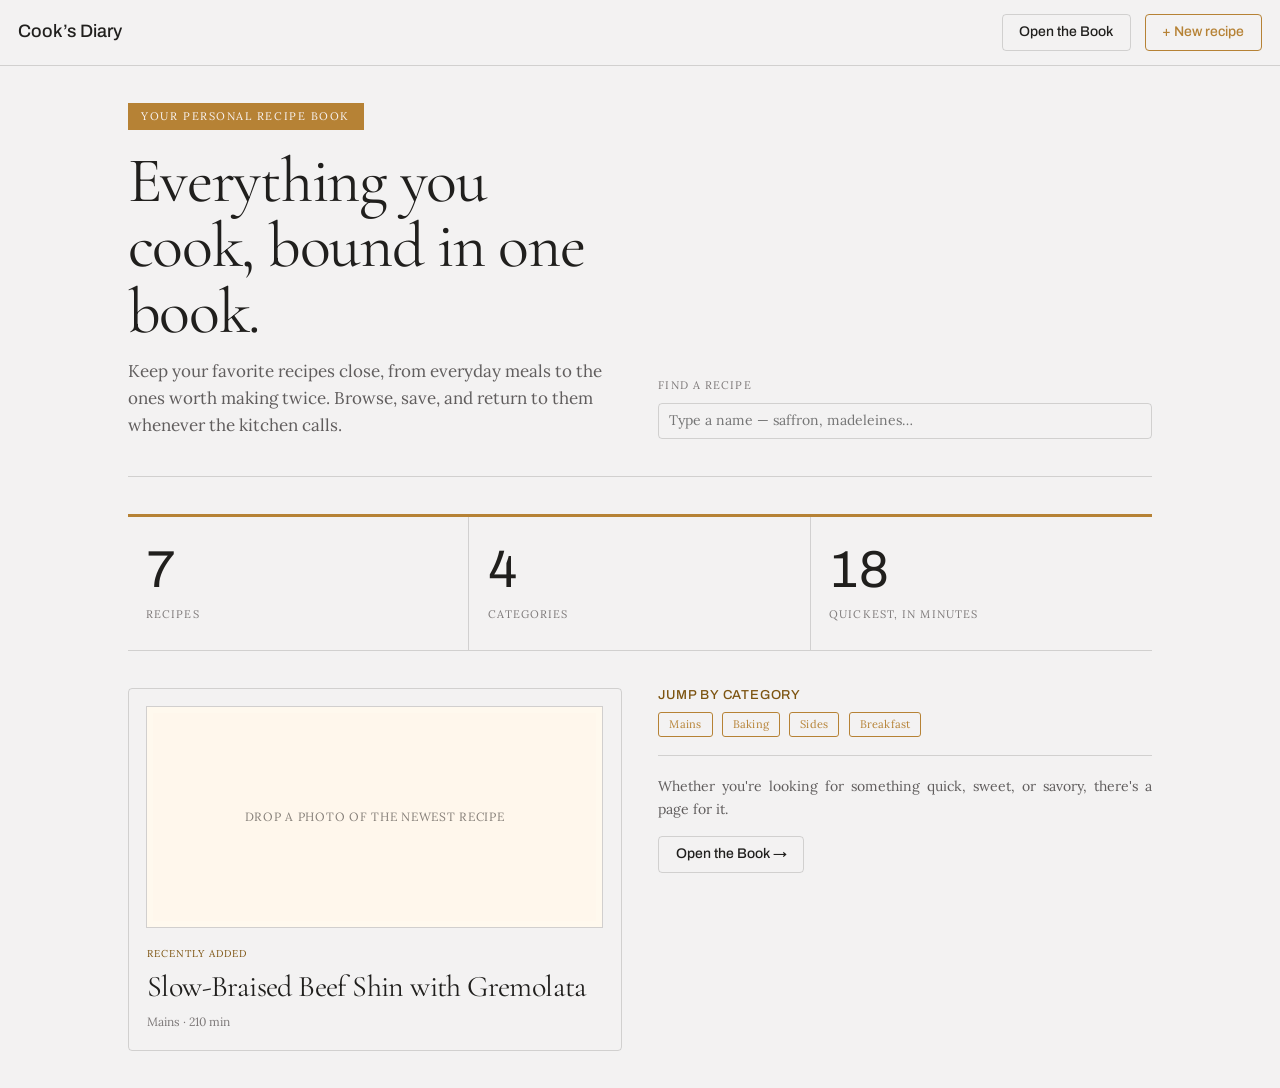
<file: index.html>
<!DOCTYPE html>
<html lang="en">
<head>
<meta charset="utf-8">
<meta name="viewport" content="width=device-width, initial-scale=1">
<title>Cook's Diary</title>
<link rel="stylesheet" href="styles.css">
</head>
<body class="page-dashboard">
<header class="nav">
  <span class="nav-brand">Cook&rsquo;s Diary</span>
  <a class="btn btn-secondary" href="book.html">Open the Book</a>
  <a class="btn btn-primary" href="recipe-form.html">+ New recipe</a>
</header>

<main>
  <section class="hero">
    <div>
      <div class="hero-kicker">Your personal recipe book</div>
      <h1>Everything you cook, bound in one book.</h1>
      <p class="hero-tagline">Keep your favorite recipes close, from everyday meals to the ones worth making twice. Browse, save, and return to them whenever the kitchen calls.</p>
    </div>
    <div>
      <label class="search-label" for="q">Find a recipe</label>
      <input id="q" class="input" type="search" placeholder="Type a name — saffron, madeleines…" autocomplete="off" />
      <div class="search-wrap">
        <div id="search-results" class="search-results" hidden></div>
        <div id="search-empty" class="search-empty" hidden>Nothing under that name yet.</div>
      </div>
    </div>
  </section>

  <hr class="hr" style="margin: var(--space-8) 0">

  <section id="has-recipes" style="animation: inkIn 320ms ease both" hidden>
    <div class="stats-row">
      <div class="stat">
        <div id="stat-total" class="stat-num">0</div>
        <div class="stat-label">Recipes</div>
      </div>
      <div class="stat">
        <div id="stat-cats" class="stat-num">0</div>
        <div class="stat-label">Categories</div>
      </div>
      <div class="stat">
        <div id="stat-quickest" class="stat-num">—</div>
        <div class="stat-label">Quickest, in minutes</div>
      </div>
    </div>

    <div class="dash-body">
      <a id="spotlight" class="spotlight" href="book.html">
        <div class="spotlight-photo" id="spotlight-photo"></div>
        <div class="spotlight-kicker">Recently added</div>
        <h3 id="spotlight-title"></h3>
        <div class="spotlight-meta" id="spotlight-meta"></div>
      </a>

      <div>
        <h6>Jump by category</h6>
        <div id="cat-chips" class="cat-chips"></div>
        <hr class="hr">
        <p class="dash-blurb">Whether you're looking for something quick, sweet, or savory, there's a page for it.</p>
        <a class="btn btn-secondary" href="book.html">Open the Book &rarr;</a>
      </div>
    </div>
  </section>

  <section id="is-empty" class="empty-state" hidden>
    <h2>No pages yet</h2>
    <p>Add the first recipe and it becomes page one of the book.</p>
    <a class="btn btn-primary" href="recipe-form.html">Add your first recipe</a>
  </section>
</main>

<script type="module">
  import { load } from './recipes.js';

  const list = load();

  const qInput = document.getElementById('q');
  const resultsEl = document.getElementById('search-results');
  const emptyEl = document.getElementById('search-empty');

  function renderSearch() {
    const q = qInput.value.trim().toLowerCase();
    resultsEl.hidden = true;
    emptyEl.hidden = true;
    resultsEl.innerHTML = '';
    if (!q) return;
    const matches = list.filter(r =>
      r.title.toLowerCase().includes(q) || (r.category || '').toLowerCase().includes(q)
    ).slice(0, 6);
    if (matches.length === 0) {
      emptyEl.hidden = false;
      return;
    }
    resultsEl.hidden = false;
    matches.forEach(r => {
      const a = document.createElement('a');
      a.className = 'search-result-row';
      a.href = 'book.html?id=' + encodeURIComponent(r.id);
      a.innerHTML =
        '<span class="search-result-title"></span><span style="flex:1"></span>' +
        '<span class="search-result-cat"></span>';
      a.querySelector('.search-result-title').textContent = r.title;
      a.querySelector('.search-result-cat').textContent = r.category || '';
      resultsEl.appendChild(a);
    });
  }
  qInput.addEventListener('input', renderSearch);

  const cats = [];
  list.forEach(r => { if (r.category && cats.indexOf(r.category) < 0) cats.push(r.category); });

  if (list.length === 0) {
    document.getElementById('is-empty').hidden = false;
  } else {
    document.getElementById('has-recipes').hidden = false;

    document.getElementById('stat-total').textContent = list.length;
    document.getElementById('stat-cats').textContent = cats.length;
    const times = list.map(r => Number(r.cookTime) || 0).filter(t => t > 0);
    document.getElementById('stat-quickest').textContent = times.length ? Math.min.apply(null, times) : '—';

    const newest = list[list.length - 1];
    document.getElementById('spotlight').href = 'book.html?id=' + encodeURIComponent(newest.id);
    document.getElementById('spotlight-title').textContent = newest.title;
    document.getElementById('spotlight-meta').textContent = newest.category + ' · ' + newest.cookTime + ' min';
    const photoEl = document.getElementById('spotlight-photo');
    if (newest.imageUrl) {
      photoEl.innerHTML = '<img class="plate" src="' + newest.imageUrl.replace(/"/g, '&quot;') + '" alt="">';
    } else {
      photoEl.innerHTML = '<div class="plate plate-placeholder">Drop a photo of the newest recipe</div>';
    }

    const chipsEl = document.getElementById('cat-chips');
    cats.forEach(c => {
      const a = document.createElement('a');
      a.className = 'tag tag-outline';
      a.href = 'book.html?cat=' + encodeURIComponent(c);
      a.textContent = c;
      chipsEl.appendChild(a);
    });
  }
</script>
</body>
</html>
</file>
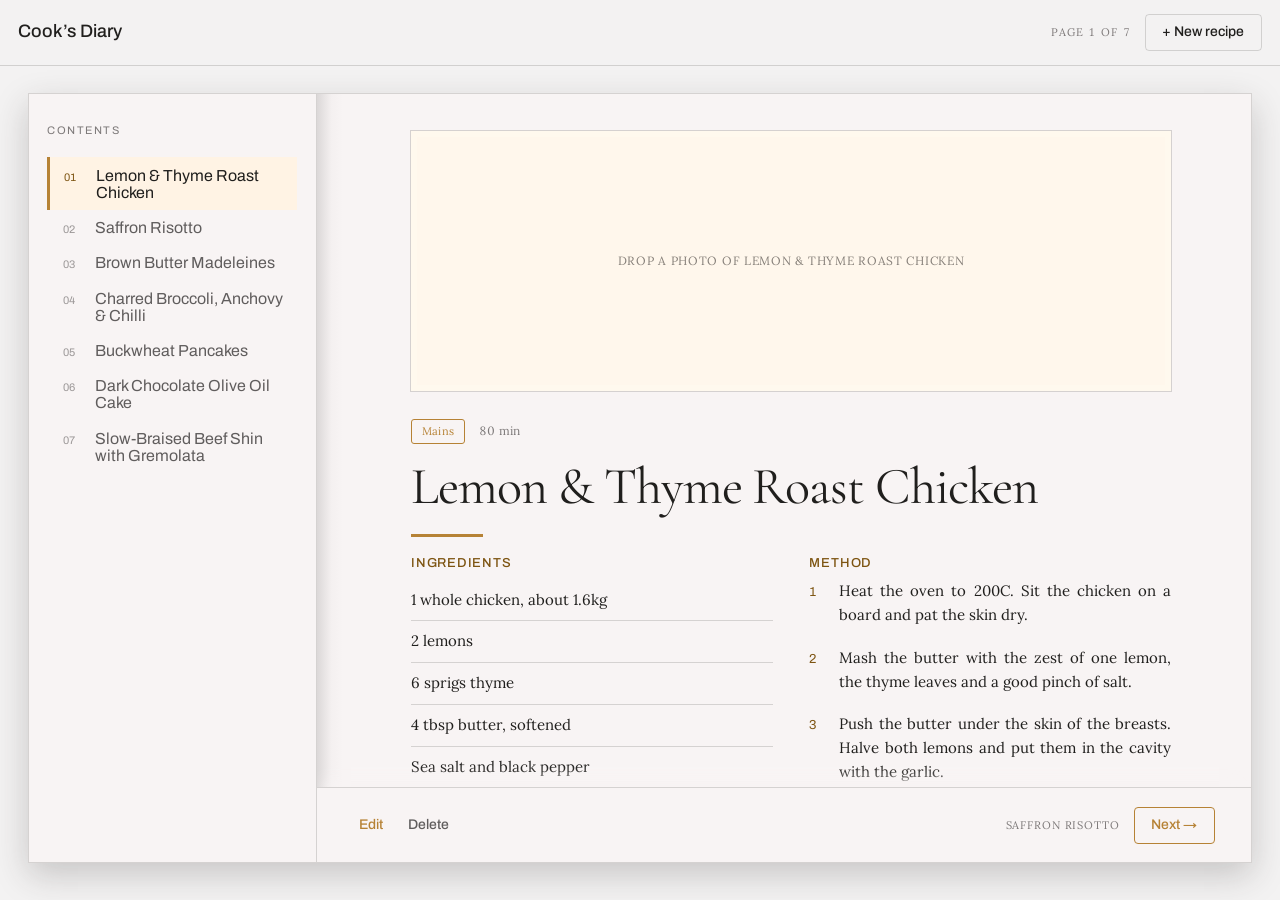
<file: book.html>
<!DOCTYPE html>
<html lang="en">
<head>
<meta charset="utf-8">
<meta name="viewport" content="width=device-width, initial-scale=1">
<title>The Book — Cook's Diary</title>
<link rel="stylesheet" href="styles.css">
</head>
<body class="page-book">
<div class="book-shell">
  <header class="nav book-nav">
    <a class="nav-brand" href="index.html">Cook&rsquo;s Diary</a>
    <button id="toc-toggle" class="btn btn-secondary" type="button">Contents</button>
    <span id="folio" class="book-folio"></span>
    <a class="btn btn-secondary" href="recipe-form.html">+ New recipe</a>
  </header>

  <div class="book-stage">
    <div class="book">
      <aside id="toc" class="toc">
        <div class="toc-heading">Contents</div>
        <div id="toc-list"></div>
      </aside>

      <main class="reading-pane">
        <div id="reading-scroll" class="reading-scroll">
          <article id="recipe-article" class="recipe-article" hidden>
            <div class="recipe-photo" id="recipe-photo"></div>
            <div class="recipe-meta-row">
              <span id="recipe-category" class="tag tag-outline"></span>
              <span id="recipe-cook" class="recipe-cook"></span>
            </div>
            <h1 id="recipe-title"></h1>
            <hr class="hr">
            <div class="recipe-columns">
              <section>
                <h6>Ingredients</h6>
                <ul id="ingredient-list" class="ingredient-list"></ul>
              </section>
              <section>
                <h6>Method</h6>
                <ol id="step-list" class="step-list"></ol>
              </section>
            </div>
          </article>

          <div id="book-empty" class="book-empty" hidden>
            <h2>The book is empty</h2>
            <p>Write the first recipe and it becomes page one.</p>
            <a class="btn btn-primary" href="recipe-form.html">+ New recipe</a>
          </div>
        </div>

        <div id="bottombar" class="book-bottombar" hidden>
          <a id="edit-link" class="btn btn-ghost" href="#">Edit</a>
          <button id="delete-btn" class="btn btn-ghost" style="color: var(--color-neutral-700)" type="button">Delete</button>
          <span style="flex:1"></span>
          <span id="next-label" class="next-label"></span>
          <button id="next-btn" class="btn btn-primary" type="button">Next &rarr;</button>
        </div>
      </main>
    </div>
  </div>
</div>

<script type="module">
  import { load, remove } from './recipes.js';

  let list = load();
  let idx = 0;

  const q = new URLSearchParams(location.search);
  const idParam = q.get('id'), catParam = q.get('cat');
  if (idParam) {
    const i = list.findIndex(r => r.id === idParam);
    if (i >= 0) idx = i;
  } else if (catParam) {
    const i = list.findIndex(r => r.category === catParam);
    if (i >= 0) idx = i;
  }

  const tocEl = document.getElementById('toc');
  const tocListEl = document.getElementById('toc-list');
  const folioEl = document.getElementById('folio');
  const articleEl = document.getElementById('recipe-article');
  const emptyEl = document.getElementById('book-empty');
  const bottombarEl = document.getElementById('bottombar');
  const readingScrollEl = document.getElementById('reading-scroll');
  const readingPaneEl = document.querySelector('.reading-pane');

  function photoHtml(recipe) {
    if (recipe.imageUrl) {
      return '<img class="plate" src="' + recipe.imageUrl.replace(/"/g, '&quot;') + '" alt="">';
    }
    return '<div class="plate plate-placeholder">Drop a photo of ' + recipe.title.toLowerCase() + '</div>';
  }

  function renderToc() {
    tocListEl.innerHTML = '';
    list.forEach((r, i) => {
      const btn = document.createElement('button');
      btn.className = 'toc-row' + (i === idx ? ' active' : '');
      btn.innerHTML =
        '<span class="toc-num">' + String(i + 1).padStart(2, '0') + '</span><span></span>';
      btn.querySelector('span:last-child').textContent = r.title;
      btn.addEventListener('click', () => jump(i));
      tocListEl.appendChild(btn);
    });
  }

  function renderRecipe() {
    const n = list.length;
    if (n === 0) {
      articleEl.hidden = true;
      emptyEl.hidden = false;
      bottombarEl.hidden = true;
      folioEl.textContent = '';
      return;
    }
    idx = Math.min(idx, n - 1);
    const current = list[idx];
    const nextIdx = (idx + 1) % n;

    emptyEl.hidden = true;
    articleEl.hidden = false;
    bottombarEl.hidden = false;

    document.getElementById('recipe-photo').innerHTML = photoHtml(current);
    document.getElementById('recipe-category').textContent = current.category;
    document.getElementById('recipe-cook').textContent = current.cookTime + ' min';
    document.getElementById('recipe-title').textContent = current.title;

    const ingList = document.getElementById('ingredient-list');
    ingList.innerHTML = '';
    (current.ingredients || []).forEach(ing => {
      const li = document.createElement('li');
      li.textContent = ing;
      ingList.appendChild(li);
    });

    const stepList = document.getElementById('step-list');
    stepList.innerHTML = '';
    (current.steps || []).forEach((step, i) => {
      const li = document.createElement('li');
      li.innerHTML = '<span class="step-num">' + (i + 1) + '</span><span class="step-text"></span>';
      li.querySelector('.step-text').textContent = step;
      stepList.appendChild(li);
    });

    document.getElementById('edit-link').href = 'recipe-form.html?id=' + encodeURIComponent(current.id);
    document.getElementById('next-label').textContent = n > 1 ? list[nextIdx].title : '';
    folioEl.textContent = 'Page ' + (idx + 1) + ' of ' + n;

    readingScrollEl.scrollTop = 0;
    renderToc();
  }

  function playPageTurn() {
    const overlay = document.createElement('div');
    overlay.className = 'page-turn-overlay';
    readingPaneEl.appendChild(overlay);
    overlay.addEventListener('animationend', () => overlay.remove());
    setTimeout(() => overlay.remove(), 700);
  }

  function jump(i) {
    tocEl.classList.remove('open');
    if (i === idx) return;
    idx = i;
    playPageTurn();
    renderRecipe();
  }

  document.getElementById('next-btn').addEventListener('click', () => {
    if (list.length < 2) return;
    jump((idx + 1) % list.length);
  });

  document.getElementById('delete-btn').addEventListener('click', () => {
    const current = list[idx];
    if (!current) return;
    list = remove(current.id);
    idx = Math.min(idx, Math.max(0, list.length - 1));
    renderRecipe();
  });

  document.getElementById('toc-toggle').addEventListener('click', () => {
    tocEl.classList.toggle('open');
  });

  renderRecipe();
</script>
</body>
</html>
</file>
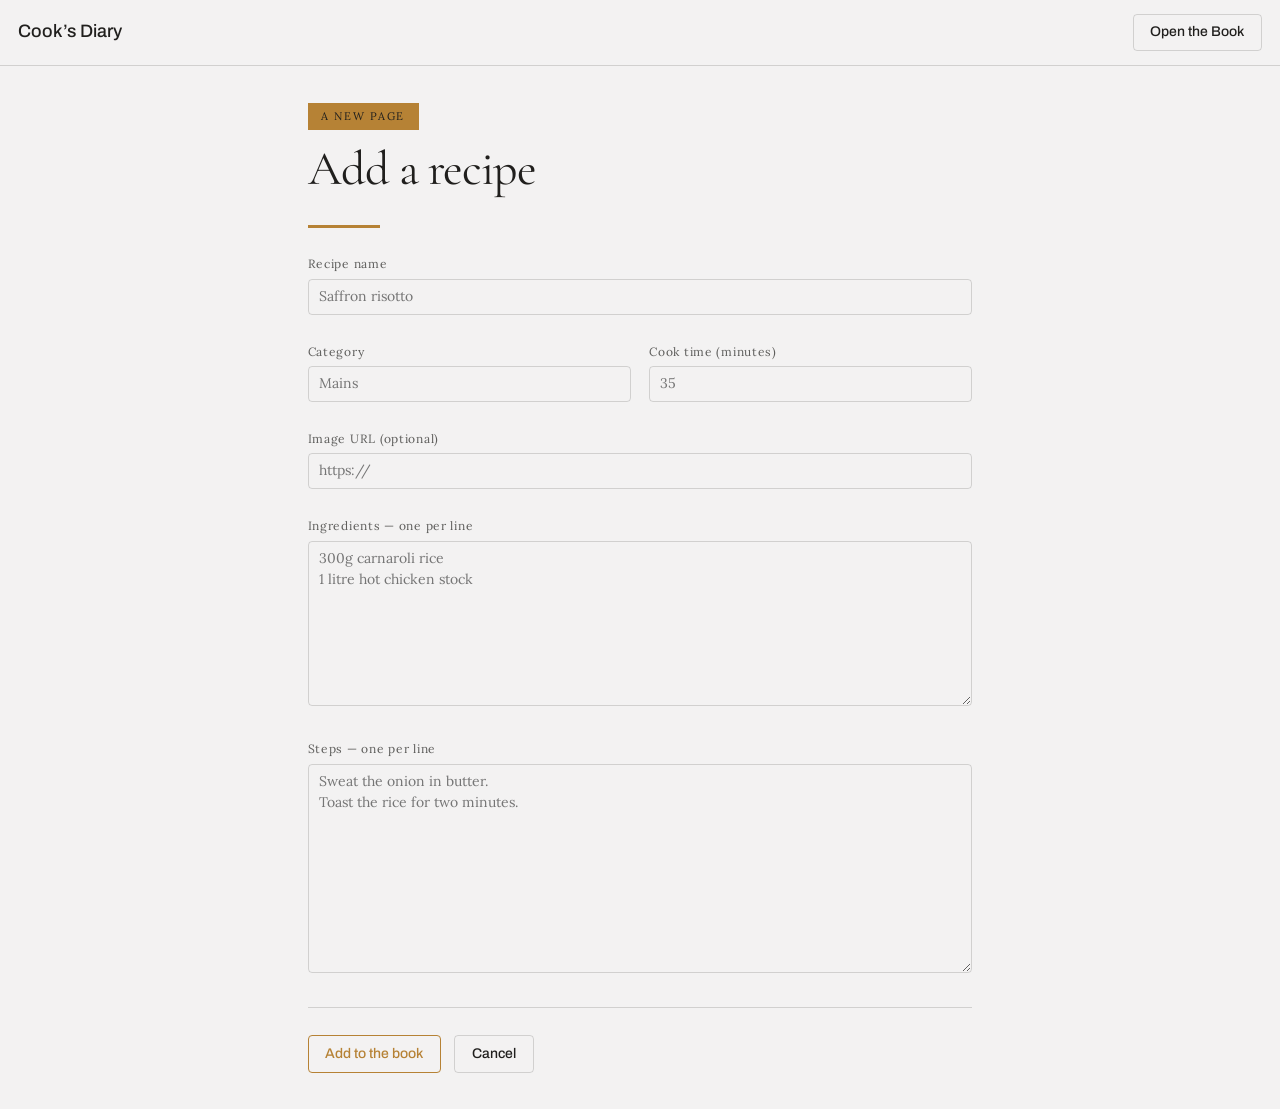
<file: recipe-form.html>
<!DOCTYPE html>
<html lang="en">
<head>
<meta charset="utf-8">
<meta name="viewport" content="width=device-width, initial-scale=1">
<title>Recipe — Cook's Diary</title>
<link rel="stylesheet" href="styles.css">
</head>
<body class="page-form">
<header class="nav">
  <a class="nav-brand" href="index.html">Cook&rsquo;s Diary</a>
  <a class="btn btn-secondary" href="book.html">Open the Book</a>
</header>

<main>
  <div id="kicker" class="form-kicker">A new page</div>
  <h1 id="heading">Add a recipe</h1>
  <hr class="hr" style="margin-bottom: var(--space-6)">

  <form id="recipe-form">
    <div class="field">
      <label for="title">Recipe name</label>
      <input id="title" class="input" type="text" placeholder="Saffron risotto" />
      <div id="err-title" class="field-error" hidden>A name is needed before this page can be bound.</div>
    </div>

    <div class="form-row-2">
      <div class="field">
        <label for="category">Category</label>
        <input id="category" class="input" type="text" placeholder="Mains" list="cats" />
        <datalist id="cats"></datalist>
      </div>
      <div class="field">
        <label for="cookTime">Cook time (minutes)</label>
        <input id="cookTime" class="input" type="number" min="0" placeholder="35" />
      </div>
    </div>

    <div class="field">
      <label for="imageUrl">Image URL (optional)</label>
      <input id="imageUrl" class="input" type="url" placeholder="https://" />
    </div>

    <div class="field">
      <label for="ingredients">Ingredients — one per line</label>
      <textarea id="ingredients" class="input" rows="7" placeholder="300g carnaroli rice&#10;1 litre hot chicken stock"></textarea>
      <div id="err-ingredients" class="field-error" hidden>List at least one ingredient.</div>
    </div>

    <div class="field">
      <label for="steps">Steps — one per line</label>
      <textarea id="steps" class="input" rows="9" placeholder="Sweat the onion in butter.&#10;Toast the rice for two minutes."></textarea>
      <div id="err-steps" class="field-error" hidden>Write at least one step.</div>
    </div>

    <hr class="hr" style="margin: 0">

    <div class="form-actions">
      <button id="submit-btn" class="btn btn-primary" type="submit">Add to the book</button>
      <a class="btn btn-secondary" href="book.html">Cancel</a>
      <span class="spacer"></span>
      <span id="form-summary" class="form-summary" hidden>Some fields still need filling.</span>
    </div>
  </form>
</main>

<script type="module">
  import { load, upsert, newId, categories, splitLines } from './recipes.js';

  const list = load();
  const editId = new URLSearchParams(location.search).get('id');
  const editing = editId ? list.find(r => r.id === editId) : null;

  const catsEl = document.getElementById('cats');
  categories(list).forEach(c => {
    const opt = document.createElement('option');
    opt.value = c;
    catsEl.appendChild(opt);
  });

  const titleEl = document.getElementById('title');
  const categoryEl = document.getElementById('category');
  const cookTimeEl = document.getElementById('cookTime');
  const imageUrlEl = document.getElementById('imageUrl');
  const ingredientsEl = document.getElementById('ingredients');
  const stepsEl = document.getElementById('steps');

  if (editing) {
    document.getElementById('kicker').textContent = 'Revising a page';
    document.getElementById('heading').textContent = 'Edit recipe';
    document.getElementById('submit-btn').textContent = 'Save changes';
    titleEl.value = editing.title;
    categoryEl.value = editing.category || '';
    cookTimeEl.value = editing.cookTime || '';
    imageUrlEl.value = editing.imageUrl || '';
    ingredientsEl.value = (editing.ingredients || []).join('\n');
    stepsEl.value = (editing.steps || []).join('\n');
  }

  let tried = false;

  function errors() {
    return {
      title: !titleEl.value.trim(),
      ingredients: splitLines(ingredientsEl.value).length === 0,
      steps: splitLines(stepsEl.value).length === 0
    };
  }

  function renderErrors() {
    const e = errors();
    document.getElementById('err-title').hidden = !(tried && e.title);
    document.getElementById('err-ingredients').hidden = !(tried && e.ingredients);
    document.getElementById('err-steps').hidden = !(tried && e.steps);
    document.getElementById('form-summary').hidden = !(tried && (e.title || e.ingredients || e.steps));
  }

  [titleEl, ingredientsEl, stepsEl].forEach(el => el.addEventListener('input', renderErrors));

  document.getElementById('recipe-form').addEventListener('submit', ev => {
    ev.preventDefault();
    const e = errors();
    if (e.title || e.ingredients || e.steps) {
      tried = true;
      renderErrors();
      return;
    }
    const id = editing ? editing.id : newId();
    upsert({
      id,
      title: titleEl.value.trim(),
      category: categoryEl.value.trim() || 'Uncategorised',
      cookTime: Number(cookTimeEl.value) || 0,
      imageUrl: imageUrlEl.value.trim(),
      ingredients: splitLines(ingredientsEl.value),
      steps: splitLines(stepsEl.value)
    });
    location.href = 'book.html?id=' + encodeURIComponent(id);
  });
</script>
</body>
</html>
</file>
<file: styles.css>
/* Cook's Diary — design tokens + component classes (from the Classical design system export),
   plus page layout rules for the dashboard, book and recipe form. */
@import url('https://fonts.googleapis.com/css2?family=Cormorant+Garamond:wght@400;600&family=Lora:wght@400;600&display=swap');
@import url('https://fonts.googleapis.com/css2?family=Archivo:wght@400;500;600&display=swap');

:root {
  --color-bg: #f3f2f2;
  --color-surface: #eae9e9;
  --color-text: #201f1d;
  --color-accent: #b68235;
  --color-accent-2: #ac803e;
  --color-divider: color-mix(in srgb, #201f1d 16%, transparent);

  --color-neutral-100: #f8f4f4;
  --color-neutral-200: #eae7e7;
  --color-neutral-300: #d7d3d3;
  --color-neutral-400: #bab6b6;
  --color-neutral-500: #9b9797;
  --color-neutral-600: #7d7979;
  --color-neutral-700: #605d5d;
  --color-neutral-800: #444141;
  --color-neutral-900: #2d2b2b;

  --color-accent-100: #fff3e4;
  --color-accent-200: #ffe3bf;
  --color-accent-300: #facb8d;
  --color-accent-400: #e1ad66;
  --color-accent-500: #c28d41;
  --color-accent-600: #a06f24;
  --color-accent-700: #7d5411;
  --color-accent-800: #5a3b0a;
  --color-accent-900: #3a270d;

  --font-heading: "Archivo", system-ui, sans-serif;
  --font-heading-weight: 500;
  --font-display: "Cormorant Garamond", serif;
  --font-body: "Lora", system-ui, sans-serif;

  --space-1: 4.6px;
  --space-2: 9.2px;
  --space-3: 13.8px;
  --space-4: 18.4px;
  --space-6: 27.6px;
  --space-8: 36.8px;

  --radius-sm: 2px;
  --radius-md: 4px;
  --radius-lg: 7px;

  --shadow-sm: 0 1px 2px color-mix(in srgb, #2d2b2b 14%, transparent);
  --shadow-md: 0 3px 10px color-mix(in srgb, #2d2b2b 16%, transparent);
  --shadow-lg: 0 12px 32px color-mix(in srgb, #2d2b2b 22%, transparent);
}

*, *::before, *::after { box-sizing: border-box; }
html, body { margin: 0; background: var(--color-bg); }
body {
  color: var(--color-text);
  font-family: var(--font-body);
  font-size: 15px;
  line-height: 1.55;
  font-weight: 400;
}
h1, h2, h3, h4, h5, h6 {
  font-family: var(--font-heading); font-weight: var(--font-heading-weight);
  line-height: 1.12; letter-spacing: -0.015em; margin: 0 0 var(--space-2);
}
h1 { font-size: 42px; }
h2 { font-size: 32px; }
h3 { font-size: 25px; }
h4 { font-size: 20px; }
h5 { font-size: 16px; }
h6 { font-size: 13px; letter-spacing: 0.08em; text-transform: uppercase; }
h1, h2, h3 { letter-spacing: -0.02em; }
h6, label { letter-spacing: 0.06em; }
p { margin: 0 0 var(--space-3); }
a { color: var(--color-accent); text-underline-offset: 3px; }
a:hover { color: var(--color-accent-700); }
img { display: block; max-width: 100%; }
:focus { outline: none; }
:focus-visible { outline: 2px solid var(--color-accent); outline-offset: 2px; }
::selection { background: color-mix(in srgb, var(--color-accent) 30%, transparent); }

.plate {
  filter: sepia(0.22) saturate(0.82) contrast(1.05);
  box-sizing: border-box;
  border: 6px solid var(--color-surface);
  outline: 1px solid var(--color-divider);
  width: 100%; height: 100%; object-fit: cover;
  background: var(--color-neutral-200);
}
.plate-placeholder {
  display: flex; align-items: center; justify-content: center;
  text-align: center; padding: var(--space-3);
  font-size: 12px; letter-spacing: 0.06em; text-transform: uppercase;
  color: var(--color-neutral-600);
}

/* — rules — */
.hr { height: 1px; border: 0; margin: var(--space-4) 0; background: var(--color-divider); }

/* — buttons — */
.btn {
  display: inline-flex; align-items: center; justify-content: center; gap: 6px;
  cursor: pointer; text-decoration: none;
  font-family: var(--font-heading); font-weight: var(--font-heading-weight);
  font-size: 14px; line-height: 1.2; color: var(--color-text);
  background: transparent; border: 1px solid transparent;
  padding: var(--space-2) calc(var(--space-3) * 1.2);
  border-radius: var(--radius-md);
}
.btn:disabled { opacity: 0.45; cursor: not-allowed; }
.btn-primary { color: var(--color-accent); border-color: var(--color-accent); }
.btn-primary:hover { background: color-mix(in srgb, var(--color-accent) 12%, transparent); }
.btn-primary:active { background: color-mix(in srgb, var(--color-accent) 22%, transparent); }
.btn-secondary { border-color: var(--color-divider); color: var(--color-text); }
.btn-secondary:hover { background: color-mix(in srgb, var(--color-text) 7%, transparent); }
.btn-secondary:active { background: color-mix(in srgb, var(--color-text) 14%, transparent); }
.btn-ghost { color: var(--color-accent); padding-inline: var(--space-1); border-color: transparent; background: none; }
.btn-ghost:hover { background: color-mix(in srgb, var(--color-accent) 10%, transparent); }
.btn-ghost:active { background: color-mix(in srgb, var(--color-accent) 18%, transparent); }

/* — forms — */
.field > label {
  display: block; font-size: 12px; margin-bottom: 5px;
  color: color-mix(in srgb, var(--color-text) 70%, transparent);
}
.input {
  width: 100%; min-height: 36px; padding: 6px 10px; font: inherit;
  font-size: 14px; color: var(--color-text); caret-color: var(--color-accent);
  background: transparent;
  border: 1px solid var(--color-divider); border-radius: var(--radius-md);
}
.input:hover { border-color: color-mix(in srgb, var(--color-text) 45%, transparent); }
.input:focus-visible { border-color: var(--color-accent); outline-offset: 0; }
textarea.input { font-family: var(--font-body); min-height: 90px; resize: vertical; }
.field-error { font-size: 12px; color: var(--color-accent-800); margin-top: var(--space-1); }

/* — tags — */
.tag {
  display: inline-flex; align-items: center; font-size: 11px;
  letter-spacing: 0.02em; padding: 3px 10px;
  border-radius: calc(var(--radius-md) * 0.75);
}
.tag-outline { border: 1px solid var(--color-accent); color: var(--color-accent); text-decoration: none; }
.tag-outline:hover { border-color: var(--color-accent); color: var(--color-accent-700); background: color-mix(in srgb, var(--color-accent) 8%, transparent); }

/* — navigation — */
.nav {
  display: flex; align-items: center; gap: var(--space-3);
  padding: var(--space-3) var(--space-4);
  border-bottom: 1px solid var(--color-divider);
  background: var(--color-bg);
}
.nav-brand {
  font-family: var(--font-heading); font-weight: var(--font-heading-weight);
  font-size: 18px; margin-right: auto; text-decoration: none; color: var(--color-text);
}

@keyframes inkIn { from { opacity: 0; transform: translateY(6px); } to { opacity: 1; transform: none; } }
@keyframes pageTurn {
  from { transform: rotateY(0deg); box-shadow: -12px 0 40px rgba(45,43,43,0.10); }
  to   { transform: rotateY(-172deg); box-shadow: -2px 0 60px rgba(45,43,43,0.28); }
}

/* ══════════════ Dashboard ══════════════ */
.page-dashboard main {
  max-width: 1080px; margin: 0 auto; padding: var(--space-8) var(--space-6);
}
.hero {
  display: grid; grid-template-columns: repeat(auto-fit, minmax(300px, 1fr));
  gap: var(--space-8); align-items: end;
}
.hero-kicker {
  display: inline-block;
  font-size: 11px; letter-spacing: 0.14em; text-transform: uppercase;
  background: var(--color-accent); color: var(--color-neutral-100);
  padding: 5px var(--space-3); margin-bottom: var(--space-4);
}
.hero h1 { font-family: var(--font-display); font-size: 64px; font-weight: 400; line-height: 1.02; margin: 0 0 var(--space-3); }
.hero-tagline { font-size: 17px; line-height: 1.6; color: var(--color-neutral-700); max-width: 44ch; margin: 0; }

.search-label {
  display: block; font-size: 11px; letter-spacing: 0.1em; text-transform: uppercase;
  color: var(--color-neutral-600); margin-bottom: var(--space-2);
}
.search-wrap { position: relative; }
.search-results {
  position: absolute; left: 0; right: 0; top: var(--space-2); z-index: 15;
  background: var(--color-neutral-100); border: 1px solid var(--color-divider);
  border-radius: var(--radius-md); box-shadow: var(--shadow-md); overflow: hidden;
}
.search-result-row {
  display: flex; align-items: baseline; gap: var(--space-3);
  padding: var(--space-3); text-decoration: none; color: var(--color-text);
  border-bottom: 1px solid var(--color-divider); transition: background 140ms ease;
}
.search-result-row:last-child { border-bottom: none; }
.search-result-row:hover { background: var(--color-accent-100); }
.search-result-title { font-family: var(--font-heading); font-size: 16px; }
.search-result-cat { font-size: 11px; color: var(--color-neutral-600); letter-spacing: 0.06em; text-transform: uppercase; }
.search-empty {
  position: absolute; left: 0; right: 0; top: var(--space-2); z-index: 15;
  background: var(--color-neutral-100); border: 1px solid var(--color-divider);
  border-radius: var(--radius-md); box-shadow: var(--shadow-md);
  padding: var(--space-3); font-size: 14px; color: var(--color-neutral-700);
}

.stats-row {
  display: grid; grid-template-columns: repeat(3, 1fr);
  border-top: 3px solid var(--color-accent); border-bottom: 1px solid var(--color-divider);
}
.stat { padding: var(--space-6) var(--space-4); border-right: 1px solid var(--color-divider); }
.stat:last-child { border-right: none; }
.stat-num { font-family: var(--font-heading); font-size: 52px; line-height: 1; font-weight: 400; font-feature-settings: 'tnum'; }
.stat-label { font-size: 11px; letter-spacing: 0.1em; text-transform: uppercase; color: var(--color-neutral-600); margin-top: var(--space-2); }

.dash-body { display: grid; grid-template-columns: repeat(auto-fit, minmax(320px, 1fr)); gap: var(--space-8); margin-top: var(--space-8); align-items: start; }
.spotlight { display: block; text-decoration: none; color: inherit; border: 1px solid var(--color-divider); border-radius: var(--radius-md); padding: var(--space-4); transition: border-color 180ms ease; }
.spotlight:hover { border-color: var(--color-accent); }
.spotlight-photo { margin-bottom: var(--space-4); height: 220px; }
.spotlight-kicker { font-size: 10px; letter-spacing: 0.1em; text-transform: uppercase; color: var(--color-accent-700); }
.spotlight h3 { font-family: var(--font-display); font-size: 30px; font-weight: 400; margin: var(--space-2) 0; }
.spotlight-meta { font-size: 12px; color: var(--color-neutral-600); }

.dash-body h6 { color: var(--color-accent-700); }
.cat-chips { display: flex; flex-wrap: wrap; gap: var(--space-2); }
.dash-blurb { font-size: 14px; line-height: 1.7; color: var(--color-neutral-700); text-align: justify; hyphens: auto; }

.empty-state {
  border: 1px solid var(--color-divider); border-radius: var(--radius-md); padding: var(--space-8);
  text-align: center; max-width: 560px; margin: 0 auto;
}
.empty-state h2 { font-size: 34px; font-weight: 400; margin: 0 0 var(--space-2); }
.empty-state p { color: var(--color-neutral-700); max-width: 40ch; margin: 0 auto var(--space-4); }

/* ══════════════ Book ══════════════ */
.page-book, .page-book body { height: 100%; }
.book-shell { height: 100vh; display: flex; flex-direction: column; overflow: hidden; }
.book-nav { flex: 0 0 auto; }
.book-folio { font-size: 11px; letter-spacing: 0.08em; text-transform: uppercase; color: var(--color-neutral-600); font-feature-settings: 'tnum'; }
#toc-toggle { display: none; }

.book-stage { flex: 1; min-height: 0; display: flex; justify-content: center; padding: var(--space-6) var(--space-6) var(--space-8); perspective: 2400px; }
.book {
  display: flex; width: 100%; max-width: 1340px; min-height: 0; position: relative;
  background: var(--color-neutral-100); border: 1px solid var(--color-divider); box-shadow: var(--shadow-lg);
}

.toc {
  flex: 0 0 288px; width: 288px; background: var(--color-neutral-100); overflow-y: auto;
  padding: var(--space-6) var(--space-4); border-right: 1px solid var(--color-divider);
}
.toc-heading { font-family: var(--font-heading); font-size: 11px; letter-spacing: 0.14em; text-transform: uppercase; color: var(--color-neutral-600); margin-bottom: var(--space-4); }
.toc-row {
  width: 100%; display: flex; gap: var(--space-3); align-items: baseline; text-align: left;
  background: transparent; border: 0; border-left: 2px solid transparent; cursor: pointer;
  padding: var(--space-2) var(--space-2) var(--space-2) var(--space-3);
  font-family: var(--font-heading); font-size: 16px; color: var(--color-neutral-700);
  transition: color 160ms ease, border-color 160ms ease;
}
.toc-row:hover { color: var(--color-text); border-left-color: var(--color-neutral-400); }
.toc-row.active { background: var(--color-accent-100); border-left: 3px solid var(--color-accent); color: var(--color-text); }
.toc-num { font-size: 11px; color: var(--color-neutral-500); font-feature-settings: 'tnum'; min-width: 18px; }
.toc-row.active .toc-num { color: var(--color-accent-700); }

.reading-pane { flex: 1; min-width: 0; position: relative; overflow: hidden; background: var(--color-neutral-100); }
.reading-pane::before {
  content: ''; position: absolute; left: 0; top: 0; bottom: 0; width: 26px; pointer-events: none; z-index: 5;
  background: linear-gradient(to right, rgba(45,43,43,0.14), rgba(45,43,43,0.02) 55%, transparent);
}
.reading-scroll { position: absolute; inset: 0; overflow-y: auto; padding: var(--space-8) var(--space-8) 108px calc(var(--space-8) + 14px); }
.recipe-article { max-width: 760px; margin: 0 auto; animation: inkIn 320ms ease both; }
.recipe-photo { margin-bottom: var(--space-6); height: 260px; }
.recipe-meta-row { display: flex; align-items: center; gap: var(--space-3); margin-bottom: var(--space-3); }
.recipe-cook { font-size: 12px; color: var(--color-neutral-600); font-feature-settings: 'tnum'; }
.recipe-article h1 { font-family: var(--font-display); font-size: 52px; font-weight: 400; margin: 0 0 var(--space-4); }
.recipe-article h1 + hr { height: 3px; width: 72px; background: var(--color-accent); }
.recipe-columns { display: grid; grid-template-columns: repeat(auto-fit, minmax(240px, 1fr)); gap: var(--space-8); }
.recipe-columns h6 { color: var(--color-accent-700); }
.ingredient-list { list-style: none; margin: 0; padding: 0; display: flex; flex-direction: column; }
.ingredient-list li { padding: var(--space-2) 0; border-bottom: 1px solid var(--color-divider); font-size: 15px; line-height: 1.5; }
.step-list { list-style: none; margin: 0; padding: 0; display: flex; flex-direction: column; gap: var(--space-4); }
.step-list li { display: flex; gap: var(--space-3); align-items: flex-start; }
.step-num { font-family: var(--font-heading); font-size: 13px; color: var(--color-accent-700); font-feature-settings: 'tnum'; padding-top: 3px; min-width: 16px; }
.step-text { font-size: 15px; line-height: 1.6; text-align: justify; hyphens: auto; }

.book-empty { max-width: 420px; margin: 18vh auto; text-align: center; }
.book-empty h2 { font-size: 30px; font-weight: 400; }
.book-empty p { color: var(--color-neutral-700); }

.book-bottombar {
  position: absolute; left: 0; right: 0; bottom: 0; z-index: 8;
  display: flex; align-items: center; gap: var(--space-3);
  padding: var(--space-4) var(--space-8); background: var(--color-neutral-100);
  border-top: 1px solid var(--color-divider); box-shadow: 0 -14px 16px -8px var(--color-neutral-100);
}
.next-label { font-size: 11px; letter-spacing: 0.08em; text-transform: uppercase; color: var(--color-neutral-600); }

.page-turn-overlay {
  position: absolute; inset: 0; z-index: 12; transform-origin: left center; transform-style: preserve-3d;
  backface-visibility: hidden; pointer-events: none;
  background: linear-gradient(to right, var(--color-neutral-200), var(--color-neutral-100) 18%, var(--color-neutral-100) 92%, var(--color-neutral-300));
  animation: pageTurn 620ms cubic-bezier(0.45,0.05,0.4,1) forwards;
}

@media (max-width: 860px) {
  #toc-toggle { display: inline-flex; }
  .toc {
    display: none; position: absolute; left: 0; top: 0; bottom: 0; width: 78%; max-width: 320px;
    z-index: 30; box-shadow: var(--shadow-lg);
  }
  .toc.open { display: flex; flex-direction: column; }
}

/* ══════════════ Recipe Form ══════════════ */
.page-form main { max-width: 720px; margin: 0 auto; padding: var(--space-8) var(--space-6); }
.form-kicker {
  display: inline-block;
  font-size: 11px; letter-spacing: 0.14em; text-transform: uppercase;
  background: var(--color-accent); color: var(--color-text);
  padding: 5px var(--space-3); margin-bottom: var(--space-3);
}
.page-form h1 { font-family: var(--font-display); font-size: 48px; font-weight: 400; margin: 0 0 var(--space-6); }
.page-form h1 + hr { height: 3px; width: 72px; background: var(--color-accent); }
#recipe-form { display: flex; flex-direction: column; gap: var(--space-6); }
.form-row-2 { display: grid; grid-template-columns: repeat(auto-fit, minmax(200px, 1fr)); gap: var(--space-4); }
.form-actions { display: flex; align-items: center; gap: var(--space-3); }
.form-actions .spacer { flex: 1; }
.form-summary { font-size: 12px; color: var(--color-accent-800); }

@media (max-width: 480px) {
  .hero h1 { font-size: 40px; }
  .page-form h1 { font-size: 34px; }
  .recipe-article h1 { font-size: 32px; }
}
</file>
